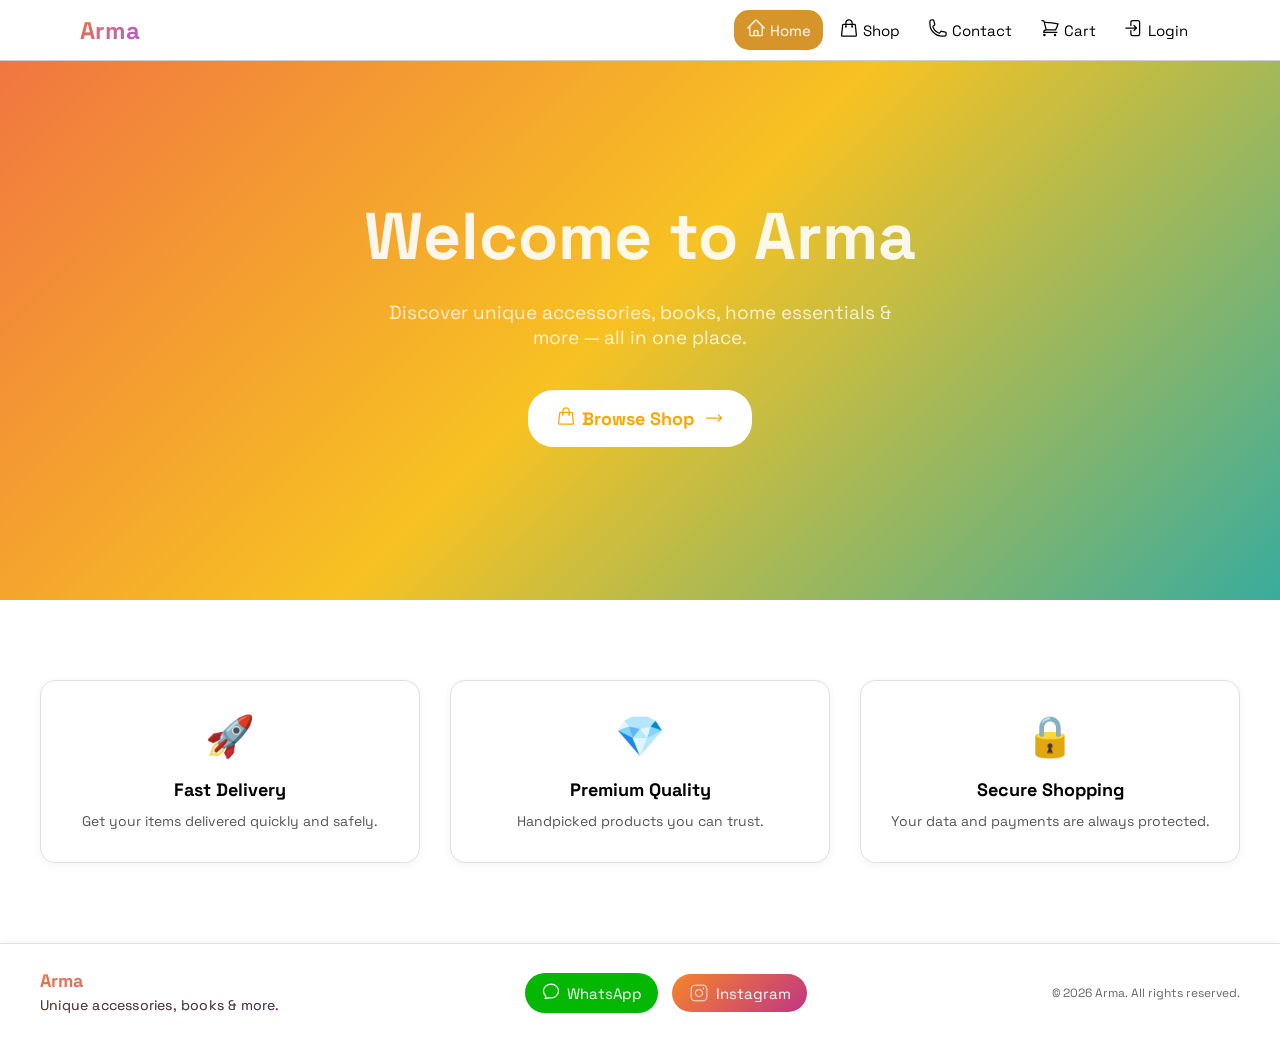
<file: index.html>
<!DOCTYPE html>
<html lang="en">
<head>
  <meta charset="UTF-8">
  <meta name="viewport" content="width=device-width, initial-scale=1.0">
  <title>Arma-Home</title>
  <link rel="stylesheet" href="css/header.css">
  <link rel="stylesheet" href="css/general.css">
  <link rel="stylesheet" href="css/footer.css">
  <link rel="stylesheet" href="https://cdnjs.cloudflare.com/ajax/libs/font-awesome/6.5.0/css/all.min.css">
  <link href="https://fonts.googleapis.com/css2?family=Montserrat:ital,wght@0,100..900;1,100..900&family=Roboto+Flex:opsz,wght,XOPQ,XTRA,YOPQ,YTDE,YTFI,YTLC,YTUC@8..144,100..1000,96,468,79,-203,738,514,712&family=Roboto:wght@500&family=Space+Grotesk:wght@300..700&display=swap" rel="stylesheet">
</head>
<body>

<header class="header-section">
 
    <div class="left-section">
      <a href="index.html">
        <span class="Website-Name">Arma</span>
      </a>
    </div>
  
  <div class="right-section">
    <a href="index.html">
      <div class="header-buttons" id="Home-button" data-page="/index.html">
    <div>
      <svg
        xmlns="http://www.w3.org/2000/svg"
        fill="none"
        viewBox="0 0 24 24"
        stroke-width="1.5"
        stroke="currentColor"
        class="icon"
      >
        <path
          stroke-linecap="round"
          stroke-linejoin="round"
          d="m2.25 12 8.954-8.955c.44-.439 1.152-.439 1.591 0L21.75 12M4.5 9.75v10.125c0 .621.504 1.125 1.125 1.125H9.75v-4.875c0-.621.504-1.125 1.125-1.125h2.25c.621 0 1.125.504 1.125 1.125V21h4.125c.621 0 1.125-.504 1.125-1.125V9.75M8.25 21h8.25"
        />
      </svg>
    </div>
    <span class="header-button-text">Home</span>
  </div>
  </a>
  <a href="shop.html">
<div class="header-buttons" id="Shop-button" data-page="/shop.html">
  <div>
    <svg xmlns="http://www.w3.org/2000/svg" fill="none" viewBox="0 0 24 24" stroke-width="1.5" stroke="currentColor" class="icon">
      <path stroke-linecap="round" stroke-linejoin="round" d="M15.75 10.5V6a3.75 3.75 0 1 0-7.5 0v4.5m11.356-1.993 1.263 12c.07.665-.45 1.243-1.119 1.243H4.25a1.125 1.125 0 0 1-1.12-1.243l1.264-12A1.125 1.125 0 0 1 5.513 7.5h12.974c.576 0 1.059.435 1.119 1.007ZM8.625 10.5a.375.375 0 1 1-.75 0 .375.375 0 0 1 .75 0Zm7.5 0a.375.375 0 1 1-.75 0 .375.375 0 0 1 .75 0Z" />
    </svg>
  </div>
  <span class="header-button-text">Shop</span>
</div>
</a>

<a href="contact.html">
  <div class="header-buttons" id="Contact-button" data-page="/contact.html">
    <div>
      <svg xmlns="http://www.w3.org/2000/svg" fill="none" viewBox="0 0 24 24" stroke-width="1.5" stroke="currentColor" class="icon">
        <path stroke-linecap="round" stroke-linejoin="round" d="M2.25 6.75c0 8.284 6.716 15 15 15h2.25a2.25 2.25 0 0 0 2.25-2.25v-1.372c0-.516-.351-.966-.852-1.091l-4.423-1.106c-.44-.11-.902.055-1.173.417l-.97 1.293c-.282.376-.769.542-1.21.38a12.035 12.035 0 0 1-7.143-7.143c-.162-.441.004-.928.38-1.21l1.293-.97c.363-.271.527-.734.417-1.173L6.963 3.102a1.125 1.125 0 0 0-1.091-.852H4.5A2.25 2.25 0 0 0 2.25 4.5v2.25Z" />
      </svg>
    </div>
    <span class="header-button-text">Contact</span>
  </div>
</a>

<a href="cart.html">
<div class="header-buttons" id="Cart-button" data-page="/cart.html">
  <div>
    <svg xmlns="http://www.w3.org/2000/svg" fill="none" viewBox="0 0 24 24" stroke-width="1.5" stroke="currentColor" class="icon">
      <path stroke-linecap="round" stroke-linejoin="round" d="M2.25 3h1.386c.51 0 .955.343 1.087.835l.383 1.437M7.5 14.25a3 3 0 0 0-3 3h15.75m-12.75-3h11.218c1.121-2.3 2.1-4.684 2.924-7.138a60.114 60.114 0 0 0-16.536-1.84M7.5 14.25 5.106 5.272M6 20.25a.75.75 0 1 1-1.5 0 .75.75 0 0 1 1.5 0Zm12.75 0a.75.75 0 1 1-1.5 0 .75.75 0 0 1 1.5 0Z" />
    </svg>
  </div>
  <span class="header-button-text">Cart</span>
</div>
</a>

<a href="login.html">
<div class="header-buttons" id="Login-button" data-page="/login">
  <div>
    <svg xmlns="http://www.w3.org/2000/svg" fill="none" viewBox="0 0 24 24" stroke-width="1.5" stroke="currentColor" class="icon">
      <path stroke-linecap="round" stroke-linejoin="round" d="M8.25 9V5.25A2.25 2.25 0 0 1 10.5 3h6a2.25 2.25 0 0 1 2.25 2.25v13.5A2.25 2.25 0 0 1 16.5 21h-6a2.25 2.25 0 0 1-2.25-2.25V15M12 9l3 3m0 0-3 3m3-3H2.25" />
    </svg>
  </div>
  <span class="header-button-text" >Login</span>
</div>
</a>
</div>
</header>

<div class="hero-section">
  <div class="hero-section-Title">
    Welcome to Arma
  </div>
  <div class="hero-section-text">Discover unique accessories, books, home essentials &<span>more — all in one place.</span>
  </div>
  <a href="shop.html">
  <button class="hero-section-BrowseShop-button">
    <div>
      <svg xmlns="http://www.w3.org/2000/svg" fill="none" viewBox="0 0 24 24" stroke-width="1.5" stroke="currentColor" class="icon">
        <path stroke-linecap="round" stroke-linejoin="round" d="M15.75 10.5V6a3.75 3.75 0 1 0-7.5 0v4.5m11.356-1.993 1.263 12c.07.665-.45 1.243-1.119 1.243H4.25a1.125 1.125 0 0 1-1.12-1.243l1.264-12A1.125 1.125 0 0 1 5.513 7.5h12.974c.576 0 1.059.435 1.119 1.007ZM8.625 10.5a.375.375 0 1 1-.75 0 .375.375 0 0 1 .75 0Zm7.5 0a.375.375 0 1 1-.75 0 .375.375 0 0 1 .75 0Z" />
      </svg>
    </div>
    <span class="hero-section-BrowseShop-button-text">Browse Shop</span>
      <svg xmlns="http://www.w3.org/2000/svg" fill="none" viewBox="0 0 24 24" stroke-width="1.5" stroke="currentColor" class="icon">
        <path stroke-linecap="round" stroke-linejoin="round" d="M17.25 8.25 21 12m0 0-3.75 3.75M21 12H3" />
      </svg>
  </button>
  </a>
</div>


<div class="features">
  <div class="feature-card">
    <div class="feature-icon">
      🚀
    </div>
    <span class="feature-title">Fast Delivery</span>
    <span class="feature-text">Get your items delivered quickly and safely.</span>
  </div>
  <div class="feature-card">
    <div class="feature-icon">
      💎
    </div>
    <span class="feature-title">Premium Quality</span>
    <span class="feature-text">Handpicked products you can trust.</span>
  </div>
  <div class="feature-card">
      <div class="feature-icon">
        🔒
      </div>
    <span class="feature-title">Secure Shopping</span>
    <span class="feature-text">Your data and payments are always protected.</span>
  </div>
  </div>

<footer class="footer-section">
  <div class="footer-section-left-section">
    Arma
    <div class="footer-left-section-text">Unique accessories, books & more.</div>
  </div>
  <div class="footer-middle-section">
    <a href="https://wa.me/96178943061" target="_blank">
      <div class="WhatsApp-Button">
        <div>
          <svg xmlns="http://www.w3.org/2000/svg" fill="none" viewBox="0 0 24 24" stroke-width="1.5" stroke="currentColor" class="Whatsapp-Button-icon">
            <path stroke-linecap="round" stroke-linejoin="round" d="M12 20.25c4.97 0 9-3.694 9-8.25s-4.03-8.25-9-8.25S3 7.444 3 12c0 2.104.859 4.023 2.273 5.48.432.447.74 1.04.586 1.641a4.483 4.483 0 0 1-.923 1.785A5.969 5.969 0 0 0 6 21c1.282 0 2.47-.402 3.445-1.087.81.22 1.668.337 2.555.337Z" />
          </svg>
        </div>
        <span>WhatsApp</span>
      </div>
      </a>
    <div class="Instagram-Button">
      <svg class="Instagram-Button-icon" fill="#ffffff" viewBox="0 0 256 256" id="Flat" xmlns="http://www.w3.org/2000/svg" stroke="#ffffff"><g id="SVGRepo_bgCarrier" stroke-width="0"></g><g id="SVGRepo_tracerCarrier" stroke-linecap="round" stroke-linejoin="round"></g><g id="SVGRepo_iconCarrier"> <path d="M128,84a44,44,0,1,0,44,44A44.04978,44.04978,0,0,0,128,84Zm0,80a36,36,0,1,1,36-36A36.04061,36.04061,0,0,1,128,164ZM172,32H84A52.059,52.059,0,0,0,32,84v88a52.059,52.059,0,0,0,52,52h88a52.059,52.059,0,0,0,52-52V84A52.059,52.059,0,0,0,172,32Zm44,140a44.04978,44.04978,0,0,1-44,44H84a44.04978,44.04978,0,0,1-44-44V84A44.04978,44.04978,0,0,1,84,40h88a44.04978,44.04978,0,0,1,44,44ZM188,76a8,8,0,1,1-8-8A8.00917,8.00917,0,0,1,188,76Z"></path> </g></svg>
      <span>Instagram</span>
    </div>
  </div>
  <div class="footer-right-section">
    © 2026 Arma. All rights reserved.
  </div>
</footer>




<script src="scripts/header.js"></script> 
</body>
</html>
</file>
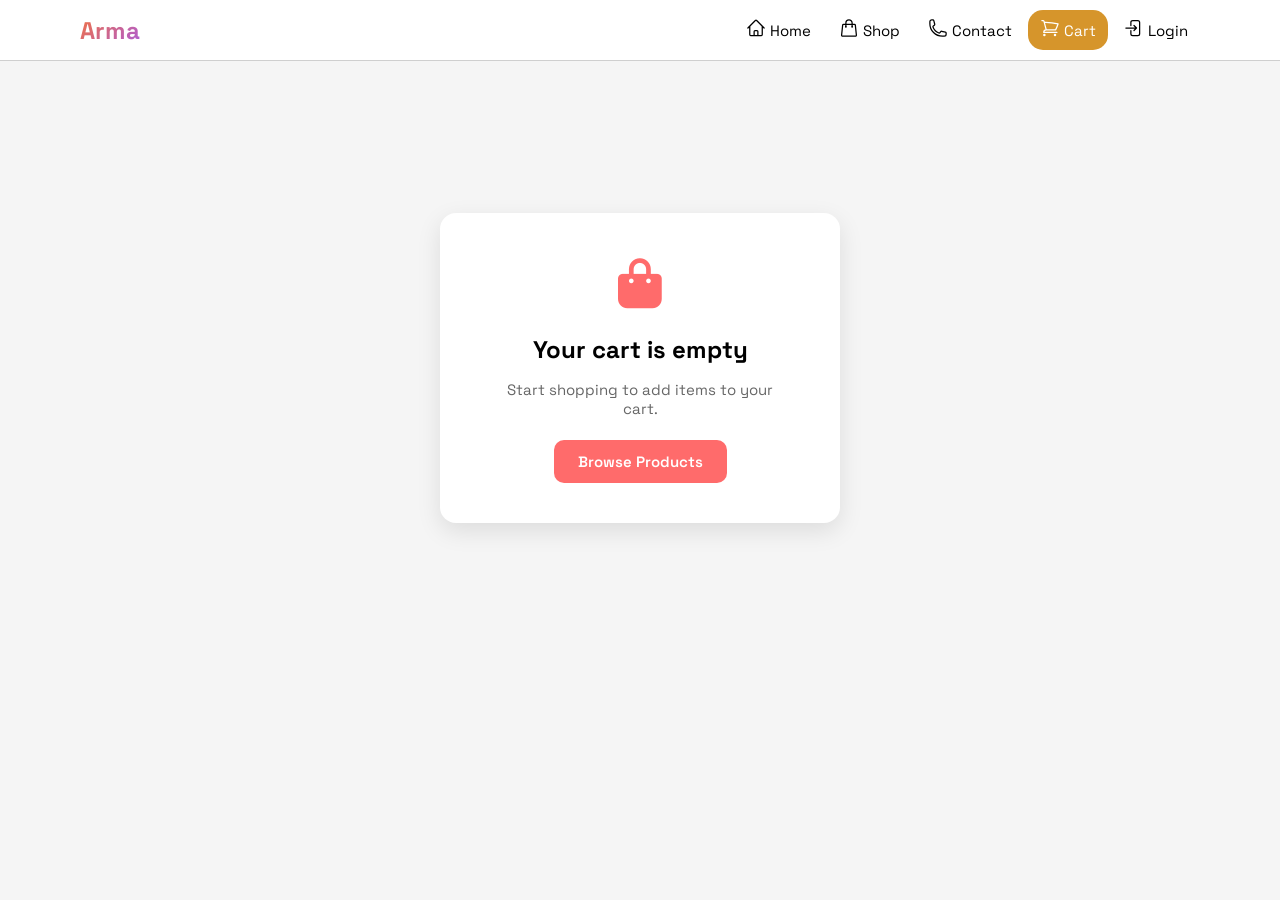
<file: cart.html>
<!DOCTYPE html>
<html lang="en">
<head>
  <meta charset="UTF-8">
  <meta name="viewport" content="width=device-width, initial-scale=1.0">
  <title>Arma-Cart</title>
  <link rel="stylesheet" href="https://cdnjs.cloudflare.com/ajax/libs/font-awesome/6.4.0/css/all.min.css">
  <link rel="stylesheet" href="css/header.css">
  <link rel="stylesheet" href="css/cart.css">
  <link rel="stylesheet" href="css/footer.css">
  <link rel="preconnect" href="https://fonts.googleapis.com">
  <link rel="preconnect" href="https://fonts.gstatic.com" crossorigin>
  <link href="https://fonts.googleapis.com/css2?family=Montserrat:ital,wght@0,100..900;1,100..900&family=Roboto+Flex:opsz,wght,XOPQ,XTRA,YOPQ,YTDE,YTFI,YTLC,YTUC@8..144,100..1000,96,468,79,-203,738,514,712&family=Roboto:wght@500&family=Space+Grotesk:wght@300..700&display=swap" rel="stylesheet">
</head>
<body>
  
  <header class="header-section">
 
    <div class="left-section">
      <a href="index.html">
        <span class="Website-Name">Arma</span>
      </a>
    </div>
  
  <div class="right-section">
    <a href="index.html">
      <div class="header-buttons" id="Home-button">
    <div>
      <svg
        xmlns="http://www.w3.org/2000/svg"
        fill="none"
        viewBox="0 0 24 24"
        stroke-width="1.5"
        stroke="currentColor"
        class="icon"
      >
        <path
          stroke-linecap="round"
          stroke-linejoin="round"
          d="m2.25 12 8.954-8.955c.44-.439 1.152-.439 1.591 0L21.75 12M4.5 9.75v10.125c0 .621.504 1.125 1.125 1.125H9.75v-4.875c0-.621.504-1.125 1.125-1.125h2.25c.621 0 1.125.504 1.125 1.125V21h4.125c.621 0 1.125-.504 1.125-1.125V9.75M8.25 21h8.25"
        />
      </svg>
    </div>
    <span class="header-button-text">Home</span>
  </div>
  </a>
  <a href="shop.html">
<div class="header-buttons" id="Shop-button">
  <div>
    <svg xmlns="http://www.w3.org/2000/svg" fill="none" viewBox="0 0 24 24" stroke-width="1.5" stroke="currentColor" class="icon">
      <path stroke-linecap="round" stroke-linejoin="round" d="M15.75 10.5V6a3.75 3.75 0 1 0-7.5 0v4.5m11.356-1.993 1.263 12c.07.665-.45 1.243-1.119 1.243H4.25a1.125 1.125 0 0 1-1.12-1.243l1.264-12A1.125 1.125 0 0 1 5.513 7.5h12.974c.576 0 1.059.435 1.119 1.007ZM8.625 10.5a.375.375 0 1 1-.75 0 .375.375 0 0 1 .75 0Zm7.5 0a.375.375 0 1 1-.75 0 .375.375 0 0 1 .75 0Z" />
    </svg>
  </div>
  <span class="header-button-text">Shop</span>
</div>
</a>

<a href="contact.html">
<div class="header-buttons" id="Contact-button">
  <div>
    <svg xmlns="http://www.w3.org/2000/svg" fill="none" viewBox="0 0 24 24" stroke-width="1.5" stroke="currentColor" class="icon">
      <path stroke-linecap="round" stroke-linejoin="round" d="M2.25 6.75c0 8.284 6.716 15 15 15h2.25a2.25 2.25 0 0 0 2.25-2.25v-1.372c0-.516-.351-.966-.852-1.091l-4.423-1.106c-.44-.11-.902.055-1.173.417l-.97 1.293c-.282.376-.769.542-1.21.38a12.035 12.035 0 0 1-7.143-7.143c-.162-.441.004-.928.38-1.21l1.293-.97c.363-.271.527-.734.417-1.173L6.963 3.102a1.125 1.125 0 0 0-1.091-.852H4.5A2.25 2.25 0 0 0 2.25 4.5v2.25Z" />
    </svg>
  </div>
  <span class="header-button-text">Contact</span>
</div>
</a>

<a>
<div class="header-buttons" id="Cart-button">
  <div>
    <svg xmlns="http://www.w3.org/2000/svg" fill="none" viewBox="0 0 24 24" stroke-width="1.5" stroke="currentColor" class="icon">
      <path stroke-linecap="round" stroke-linejoin="round" d="M2.25 3h1.386c.51 0 .955.343 1.087.835l.383 1.437M7.5 14.25a3 3 0 0 0-3 3h15.75m-12.75-3h11.218c1.121-2.3 2.1-4.684 2.924-7.138a60.114 60.114 0 0 0-16.536-1.84M7.5 14.25 5.106 5.272M6 20.25a.75.75 0 1 1-1.5 0 .75.75 0 0 1 1.5 0Zm12.75 0a.75.75 0 1 1-1.5 0 .75.75 0 0 1 1.5 0Z" />
    </svg>
  </div>
  <span class="header-button-text">Cart</span>
</div>
</a>

<a href="login.html">
<div class="header-buttons" id="Login-button">
  <div>
    <svg xmlns="http://www.w3.org/2000/svg" fill="none" viewBox="0 0 24 24" stroke-width="1.5" stroke="currentColor" class="icon">
      <path stroke-linecap="round" stroke-linejoin="round" d="M8.25 9V5.25A2.25 2.25 0 0 1 10.5 3h6a2.25 2.25 0 0 1 2.25 2.25v13.5A2.25 2.25 0 0 1 16.5 21h-6a2.25 2.25 0 0 1-2.25-2.25V15M12 9l3 3m0 0-3 3m3-3H2.25" />
    </svg>
  </div>
  <span class="header-button-text" >Login</span>
</div>
</a>
</div>
</header>

<main class="empty-cart-container">
        
    </main>

    


<script src="scripts/header.js"></script>
<script type="module" src="data/cart.js"></script>
</body>
</html>
</file>
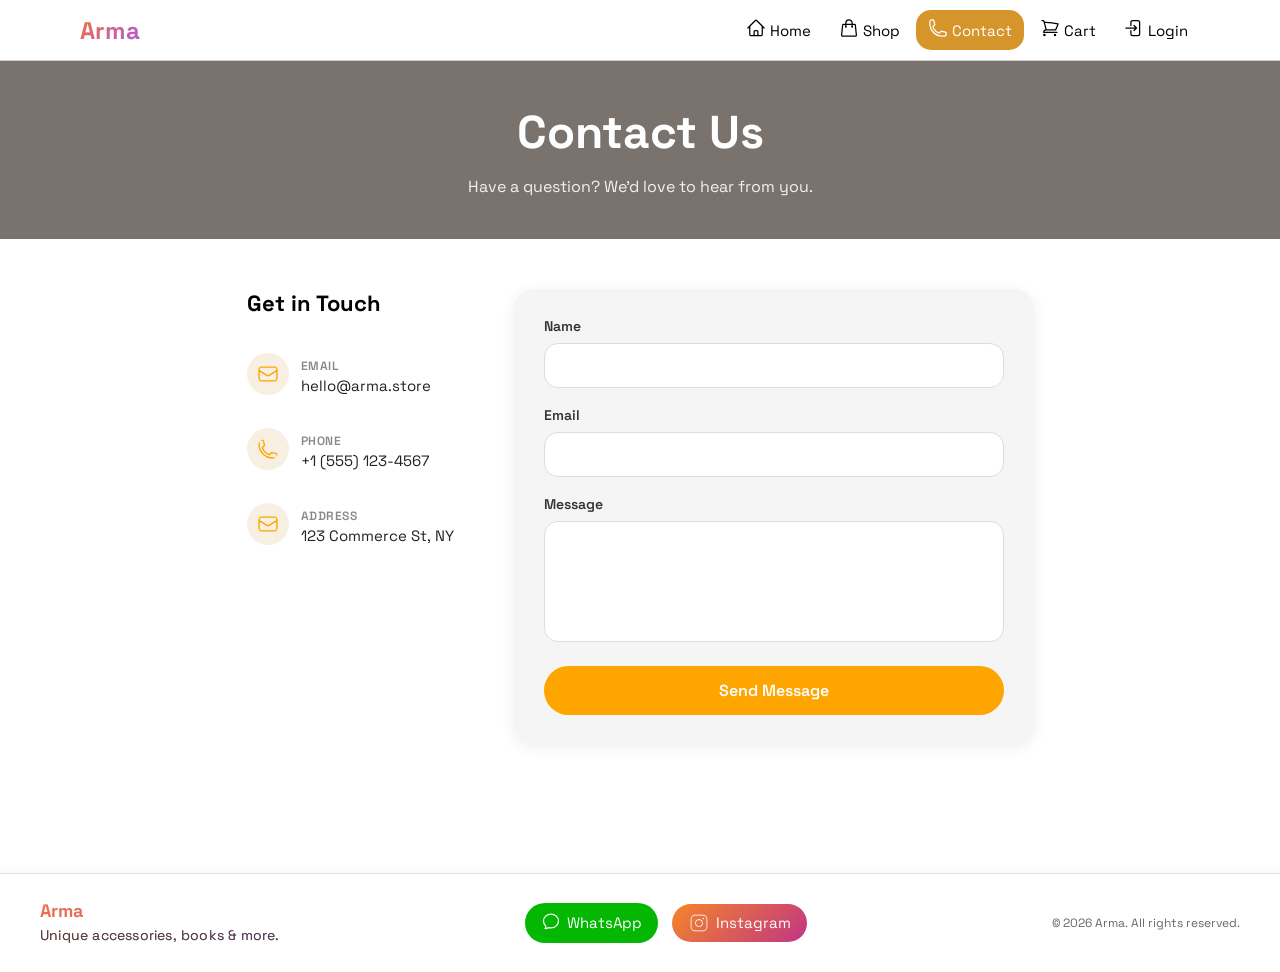
<file: contact.html>
<!DOCTYPE html>
<html lang="en">
<head>
  <meta charset="UTF-8">
  <meta name="viewport" content="width=device-width, initial-scale=1.0">
  <title>Arma-Contact</title>
  <link rel="stylesheet" href="css/header.css">
  <link rel="stylesheet" href="css/contact.css">
  <link rel="stylesheet" href="css/footer.css">
  <link href="https://fonts.googleapis.com/css2?family=Montserrat:ital,wght@0,100..900;1,100..900&family=Roboto+Flex:opsz,wght,XOPQ,XTRA,YOPQ,YTDE,YTFI,YTLC,YTUC@8..144,100..1000,96,468,79,-203,738,514,712&family=Roboto:wght@500&family=Space+Grotesk:wght@300..700&display=swap" rel="stylesheet">
</head>
<body>
  
<header class="header-section">
 
    <div class="left-section">
      <a href="index.html">
        <span class="Website-Name">Arma</span>
      </a>
    </div>
  
  <div class="right-section">
    <a href="index.html">
      <div class="header-buttons" id="Home-button">
    <div>
      <svg
        xmlns="http://www.w3.org/2000/svg"
        fill="none"
        viewBox="0 0 24 24"
        stroke-width="1.5"
        stroke="currentColor"
        class="icon"
      >
        <path
          stroke-linecap="round"
          stroke-linejoin="round"
          d="m2.25 12 8.954-8.955c.44-.439 1.152-.439 1.591 0L21.75 12M4.5 9.75v10.125c0 .621.504 1.125 1.125 1.125H9.75v-4.875c0-.621.504-1.125 1.125-1.125h2.25c.621 0 1.125.504 1.125 1.125V21h4.125c.621 0 1.125-.504 1.125-1.125V9.75M8.25 21h8.25"
        />
      </svg>
    </div>
    <span class="header-button-text">Home</span>
  </div>
  </a>
  <a href="shop.html">
<div class="header-buttons" id="Shop-button">
  <div>
    <svg xmlns="http://www.w3.org/2000/svg" fill="none" viewBox="0 0 24 24" stroke-width="1.5" stroke="currentColor" class="icon">
      <path stroke-linecap="round" stroke-linejoin="round" d="M15.75 10.5V6a3.75 3.75 0 1 0-7.5 0v4.5m11.356-1.993 1.263 12c.07.665-.45 1.243-1.119 1.243H4.25a1.125 1.125 0 0 1-1.12-1.243l1.264-12A1.125 1.125 0 0 1 5.513 7.5h12.974c.576 0 1.059.435 1.119 1.007ZM8.625 10.5a.375.375 0 1 1-.75 0 .375.375 0 0 1 .75 0Zm7.5 0a.375.375 0 1 1-.75 0 .375.375 0 0 1 .75 0Z" />
    </svg>
  </div>
  <span class="header-button-text">Shop</span>
</div>
</a>

<a href="contact.html">
  <div class="header-buttons" id="Contact-button">
    <div>
      <svg xmlns="http://www.w3.org/2000/svg" fill="none" viewBox="0 0 24 24" stroke-width="1.5" stroke="currentColor" class="icon">
        <path stroke-linecap="round" stroke-linejoin="round" d="M2.25 6.75c0 8.284 6.716 15 15 15h2.25a2.25 2.25 0 0 0 2.25-2.25v-1.372c0-.516-.351-.966-.852-1.091l-4.423-1.106c-.44-.11-.902.055-1.173.417l-.97 1.293c-.282.376-.769.542-1.21.38a12.035 12.035 0 0 1-7.143-7.143c-.162-.441.004-.928.38-1.21l1.293-.97c.363-.271.527-.734.417-1.173L6.963 3.102a1.125 1.125 0 0 0-1.091-.852H4.5A2.25 2.25 0 0 0 2.25 4.5v2.25Z" />
      </svg>
    </div>
    <span class="header-button-text">Contact</span>
  </div>
</a>

<a href="cart.html">
<div class="header-buttons" id="Cart-button">
  <div>
    <svg xmlns="http://www.w3.org/2000/svg" fill="none" viewBox="0 0 24 24" stroke-width="1.5" stroke="currentColor" class="icon">
      <path stroke-linecap="round" stroke-linejoin="round" d="M2.25 3h1.386c.51 0 .955.343 1.087.835l.383 1.437M7.5 14.25a3 3 0 0 0-3 3h15.75m-12.75-3h11.218c1.121-2.3 2.1-4.684 2.924-7.138a60.114 60.114 0 0 0-16.536-1.84M7.5 14.25 5.106 5.272M6 20.25a.75.75 0 1 1-1.5 0 .75.75 0 0 1 1.5 0Zm12.75 0a.75.75 0 1 1-1.5 0 .75.75 0 0 1 1.5 0Z" />
    </svg>
  </div>
  <span class="header-button-text">Cart</span>
</div>
</a>

<a href="login.html">
<div class="header-buttons" id="Login-button">
  <div>
    <svg xmlns="http://www.w3.org/2000/svg" fill="none" viewBox="0 0 24 24" stroke-width="1.5" stroke="currentColor" class="icon">
      <path stroke-linecap="round" stroke-linejoin="round" d="M8.25 9V5.25A2.25 2.25 0 0 1 10.5 3h6a2.25 2.25 0 0 1 2.25 2.25v13.5A2.25 2.25 0 0 1 16.5 21h-6a2.25 2.25 0 0 1-2.25-2.25V15M12 9l3 3m0 0-3 3m3-3H2.25" />
    </svg>
  </div>
  <span class="header-button-text" >Login</span>
</div>
</a>
</div>
</header>

<section class="contact-hero">
   <h1 class="contact-hero__title">Contact Us</h1>
  <p class="contact-hero__subtitle">
    Have a question? We'd love to hear from you.
  </p>
</section>

<div class="contact-container">
<!--LEFT-->
    <div class="contact-info">
      <h2 class="contact-info__title">Get in Touch</h2>

      <div class="contact-info__item">
        <div>
          <svg xmlns="http://www.w3.org/2000/svg" fill="none" viewBox="0 0 24 24" stroke-width="1.5" stroke="currentColor" class="contact-info-icon">
            <path stroke-linecap="round" stroke-linejoin="round" d="M21.75 6.75v10.5a2.25 2.25 0 0 1-2.25 2.25h-15a2.25 2.25 0 0 1-2.25-2.25V6.75m19.5 0A2.25 2.25 0 0 0 19.5 4.5h-15a2.25 2.25 0 0 0-2.25 2.25m19.5 0v.243a2.25 2.25 0 0 1-1.07 1.916l-7.5 4.615a2.25 2.25 0 0 1-2.36 0L3.32 8.91a2.25 2.25 0 0 1-1.07-1.916V6.75" />
          </svg>
        </div>
        <div class="contact-info__text">
          <p class="contact-info__label">Email</p>
          <p class="contact-info__value">hello@arma.store</p>
        </div>
      </div>

      <div class="contact-info__item">
        <div class="contact-info__icon">
          <div>
            <svg xmlns="http://www.w3.org/2000/svg" fill="none" viewBox="0 0 24 24" stroke-width="1.5" stroke="currentColor" class="contact-info-icon">
              <path stroke-linecap="round" stroke-linejoin="round" d="M2.25 6.75c0 8.284 6.716 15 15 15h2.25a2.25 2.25 0 0 0 2.25-2.25v-1.372c0-.516-.351-.966-.852-1.091l-4.423-1.106c-.44-.11-.902.055-1.173.417l-.97 1.293c-.282.376-.769.542-1.21.38a12.035 12.035 0 0 1-7.143-7.143c-.162-.441.004-.928.38-1.21l1.293-.97c.363-.271.527-.734.417-1.173L6.963 3.102a1.125 1.125 0 0 0-1.091-.852H4.5A2.25 2.25 0 0 0 2.25 4.5v2.25Z" />
            </svg>
          </div>
        </div>
        <div class="contact-info__text">
          <p class="contact-info__label">Phone</p>
          <p class="contact-info__value">+1 (555) 123-4567</p>
        </div>
      </div>

      <div class="contact-info__item">
        <div class="contact-info__icon">
          <div>
            <svg xmlns="http://www.w3.org/2000/svg" fill="none" viewBox="0 0 24 24" stroke-width="1.5" stroke="currentColor" class="contact-info-icon">
              <path stroke-linecap="round" stroke-linejoin="round" d="M21.75 6.75v10.5a2.25 2.25 0 0 1-2.25 2.25h-15a2.25 2.25 0 0 1-2.25-2.25V6.75m19.5 0A2.25 2.25 0 0 0 19.5 4.5h-15a2.25 2.25 0 0 0-2.25 2.25m19.5 0v.243a2.25 2.25 0 0 1-1.07 1.916l-7.5 4.615a2.25 2.25 0 0 1-2.36 0L3.32 8.91a2.25 2.25 0 0 1-1.07-1.916V6.75" />
            </svg>
          </div>
        </div>
        <div class="contact-info__text">
          <p class="contact-info__label">Address</p>
          <p class="contact-info__value">123 Commerce St, NY</p>
        </div>
      </div>
    </div>

<!--RIGHT-->
<form action="/submit-message" method="POST" class="contact-form">
   <div class="input-container">
    <label for="name">Name</label>
      <input type="text" id="name" required>
   </div>
   <div class="input-container">
    <label for="email">Email</label>
      <input type="email" id="email" required>
   </div>
   <div class="input-container">
    <label for="message">Message</label>
      <textarea rows="5" cols="50" id="message"></textarea>
   </div>
   <button class="Message-Button">Send Message</button>
</form>

</div>



<footer class="footer-section">
  <div class="footer-section-left-section">
    Arma
    <div class="footer-left-section-text">Unique accessories, books & more.</div>
  </div>
  <div class="footer-middle-section">
    <a href="https://wa.me/96178943061" target="_blank">
      <div class="WhatsApp-Button">
        <div>
          <svg xmlns="http://www.w3.org/2000/svg" fill="none" viewBox="0 0 24 24" stroke-width="1.5" stroke="currentColor" class="Whatsapp-Button-icon">
            <path stroke-linecap="round" stroke-linejoin="round" d="M12 20.25c4.97 0 9-3.694 9-8.25s-4.03-8.25-9-8.25S3 7.444 3 12c0 2.104.859 4.023 2.273 5.48.432.447.74 1.04.586 1.641a4.483 4.483 0 0 1-.923 1.785A5.969 5.969 0 0 0 6 21c1.282 0 2.47-.402 3.445-1.087.81.22 1.668.337 2.555.337Z" />
          </svg>
        </div>
        <span>WhatsApp</span>
      </div>
      </a>
    <div class="Instagram-Button">
      <svg class="Instagram-Button-icon" fill="#ffffff" viewBox="0 0 256 256" id="Flat" xmlns="http://www.w3.org/2000/svg" stroke="#ffffff"><g id="SVGRepo_bgCarrier" stroke-width="0"></g><g id="SVGRepo_tracerCarrier" stroke-linecap="round" stroke-linejoin="round"></g><g id="SVGRepo_iconCarrier"> <path d="M128,84a44,44,0,1,0,44,44A44.04978,44.04978,0,0,0,128,84Zm0,80a36,36,0,1,1,36-36A36.04061,36.04061,0,0,1,128,164ZM172,32H84A52.059,52.059,0,0,0,32,84v88a52.059,52.059,0,0,0,52,52h88a52.059,52.059,0,0,0,52-52V84A52.059,52.059,0,0,0,172,32Zm44,140a44.04978,44.04978,0,0,1-44,44H84a44.04978,44.04978,0,0,1-44-44V84A44.04978,44.04978,0,0,1,84,40h88a44.04978,44.04978,0,0,1,44,44ZM188,76a8,8,0,1,1-8-8A8.00917,8.00917,0,0,1,188,76Z"></path> </g></svg>
      <span>Instagram</span>
    </div>
  </div>
  <div class="footer-right-section">
    © 2026 Arma. All rights reserved.
  </div>
</footer>



<script src="scripts/header.js"></script>
</body>
</html>
</file>
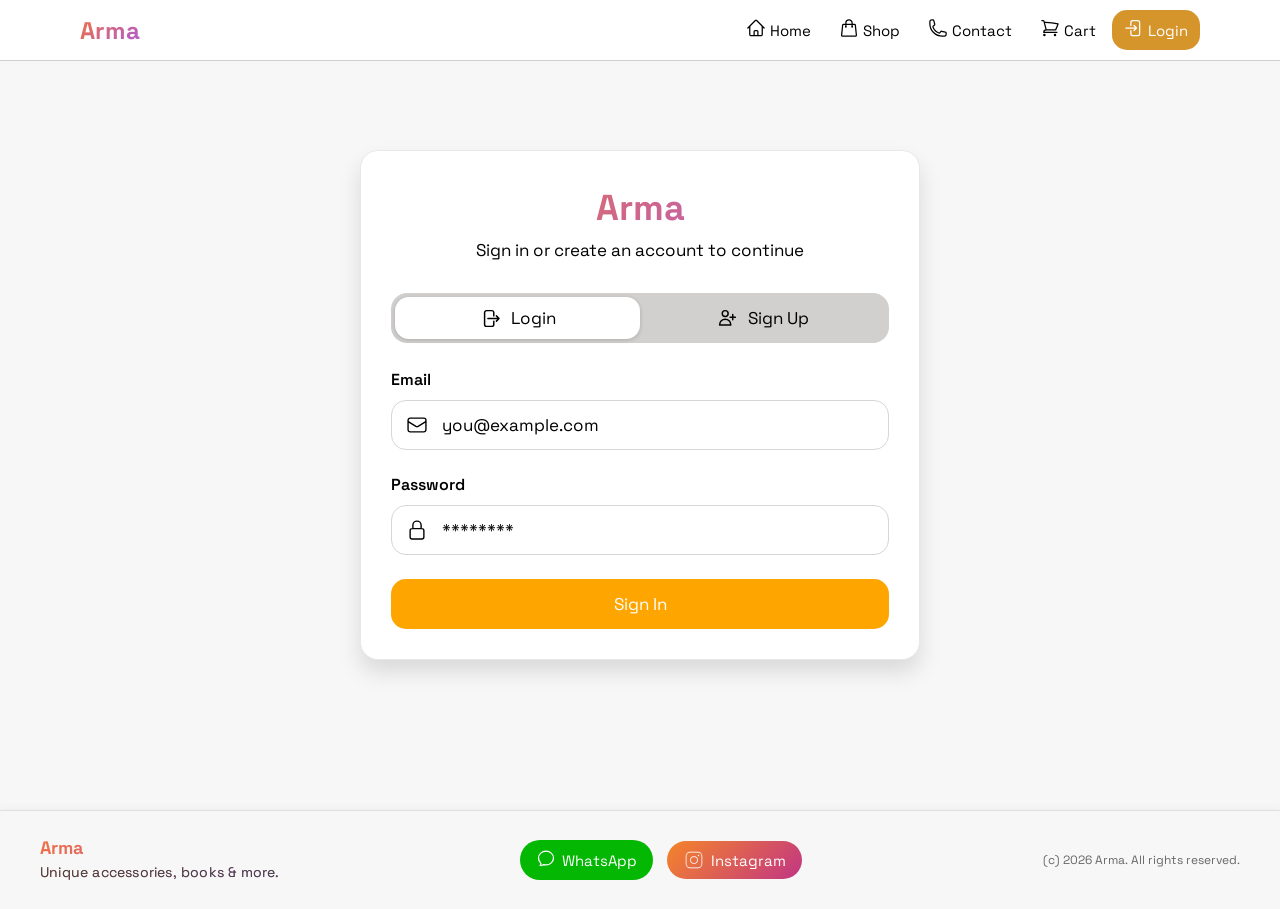
<file: login.html>
<!DOCTYPE html>
<html lang="en">
<head>
  <meta charset="UTF-8">
  <meta name="viewport" content="width=device-width, initial-scale=1.0">
  <title>Arma-Login</title>
  <link rel="stylesheet" href="css/header.css">
  <link rel="stylesheet" href="css/login.css">
  <link rel="stylesheet" href="css/footer.css">
  <link rel="preconnect" href="https://fonts.googleapis.com">
  <link rel="preconnect" href="https://fonts.gstatic.com" crossorigin>
  <link href="https://fonts.googleapis.com/css2?family=Montserrat:ital,wght@0,100..900;1,100..900&family=Roboto+Flex:opsz,wght,XOPQ,XTRA,YOPQ,YTDE,YTFI,YTLC,YTUC@8..144,100..1000,96,468,79,-203,738,514,712&family=Roboto:wght@500&family=Space+Grotesk:wght@300..700&display=swap" rel="stylesheet">
</head>
<body>
  <header class="header-section">
    <div class="left-section">
      <a href="index.html">
        <span class="Website-Name">Arma</span>
      </a>
    </div>

    <div class="right-section">
      <a href="index.html">
        <div class="header-buttons" id="Home-button">
          <div>
            <svg xmlns="http://www.w3.org/2000/svg" fill="none" viewBox="0 0 24 24" stroke-width="1.5" stroke="currentColor" class="icon">
              <path stroke-linecap="round" stroke-linejoin="round" d="m2.25 12 8.954-8.955c.44-.439 1.152-.439 1.591 0L21.75 12M4.5 9.75v10.125c0 .621.504 1.125 1.125 1.125H9.75v-4.875c0-.621.504-1.125 1.125-1.125h2.25c.621 0 1.125.504 1.125 1.125V21h4.125c.621 0 1.125-.504 1.125-1.125V9.75M8.25 21h8.25" />
            </svg>
          </div>
          <span class="header-button-text">Home</span>
        </div>
      </a>

      <a href="shop.html">
        <div class="header-buttons" id="Shop-button">
          <div>
            <svg xmlns="http://www.w3.org/2000/svg" fill="none" viewBox="0 0 24 24" stroke-width="1.5" stroke="currentColor" class="icon">
              <path stroke-linecap="round" stroke-linejoin="round" d="M15.75 10.5V6a3.75 3.75 0 1 0-7.5 0v4.5m11.356-1.993 1.263 12c.07.665-.45 1.243-1.119 1.243H4.25a1.125 1.125 0 0 1-1.12-1.243l1.264-12A1.125 1.125 0 0 1 5.513 7.5h12.974c.576 0 1.059.435 1.119 1.007ZM8.625 10.5a.375.375 0 1 1-.75 0 .375.375 0 0 1 .75 0Zm7.5 0a.375.375 0 1 1-.75 0 .375.375 0 0 1 .75 0Z" />
            </svg>
          </div>
          <span class="header-button-text">Shop</span>
        </div>
      </a>

      <a href="contact.html">
        <div class="header-buttons" id="Contact-button">
          <div>
            <svg xmlns="http://www.w3.org/2000/svg" fill="none" viewBox="0 0 24 24" stroke-width="1.5" stroke="currentColor" class="icon">
              <path stroke-linecap="round" stroke-linejoin="round" d="M2.25 6.75c0 8.284 6.716 15 15 15h2.25a2.25 2.25 0 0 0 2.25-2.25v-1.372c0-.516-.351-.966-.852-1.091l-4.423-1.106c-.44-.11-.902.055-1.173.417l-.97 1.293c-.282.376-.769.542-1.21.38a12.035 12.035 0 0 1-7.143-7.143c-.162-.441.004-.928.38-1.21l1.293-.97c.363-.271.527-.734.417-1.173L6.963 3.102a1.125 1.125 0 0 0-1.091-.852H4.5A2.25 2.25 0 0 0 2.25 4.5v2.25Z" />
            </svg>
          </div>
          <span class="header-button-text">Contact</span>
        </div>
      </a>

      <a href="cart.html">
        <div class="header-buttons" id="Cart-button">
          <div>
            <svg xmlns="http://www.w3.org/2000/svg" fill="none" viewBox="0 0 24 24" stroke-width="1.5" stroke="currentColor" class="icon">
              <path stroke-linecap="round" stroke-linejoin="round" d="M2.25 3h1.386c.51 0 .955.343 1.087.835l.383 1.437M7.5 14.25a3 3 0 0 0-3 3h15.75m-12.75-3h11.218c1.121-2.3 2.1-4.684 2.924-7.138a60.114 60.114 0 0 0-16.536-1.84M7.5 14.25 5.106 5.272M6 20.25a.75.75 0 1 1-1.5 0 .75.75 0 0 1 1.5 0Zm12.75 0a.75.75 0 1 1-1.5 0 .75.75 0 0 1 1.5 0Z" />
            </svg>
          </div>
          <span class="header-button-text">Cart</span>
        </div>
      </a>

      <a href="login.html">
        <div class="header-buttons" id="Login-button">
          <div>
            <svg xmlns="http://www.w3.org/2000/svg" fill="none" viewBox="0 0 24 24" stroke-width="1.5" stroke="currentColor" class="icon">
              <path stroke-linecap="round" stroke-linejoin="round" d="M8.25 9V5.25A2.25 2.25 0 0 1 10.5 3h6a2.25 2.25 0 0 1 2.25 2.25v13.5A2.25 2.25 0 0 1 16.5 21h-6a2.25 2.25 0 0 1-2.25-2.25V15M12 9l3 3m0 0-3 3m3-3H2.25" />
            </svg>
          </div>
          <span class="header-button-text">Login</span>
        </div>
      </a>
    </div>
  </header>

  <main class="auth-page">
    <section class="auth-card">
      <h1>Arma</h1>
      <p>Sign in or create an account to continue</p>

      <div class="auth-tabs">
        <button class="auth-tab active" type="button" data-mode="login">
          <svg xmlns="http://www.w3.org/2000/svg" fill="none" viewBox="0 0 24 24" stroke-width="1.7" stroke="currentColor">
            <path stroke-linecap="round" stroke-linejoin="round" d="M15.75 9V5.25A2.25 2.25 0 0 0 13.5 3h-6a2.25 2.25 0 0 0-2.25 2.25v13.5A2.25 2.25 0 0 0 7.5 21h6a2.25 2.25 0 0 0 2.25-2.25V15m3 0 3-3m0 0-3-3m3 3H9" />
          </svg>
          Login
        </button>
        <button class="auth-tab" type="button" data-mode="signup">
          <svg xmlns="http://www.w3.org/2000/svg" fill="none" viewBox="0 0 24 24" stroke-width="1.7" stroke="currentColor">
            <path stroke-linecap="round" stroke-linejoin="round" d="M18 7.5v3m0 0v3m0-3h3m-3 0h-3m-2.25-4.125a3.375 3.375 0 1 1-6.75 0 3.375 3.375 0 0 1 6.75 0ZM3 19.125a6.375 6.375 0 0 1 12.75 0v.375H3v-.375Z" />
          </svg>
          Sign Up
        </button>
      </div>

      <form class="auth-form">
        <label for="email">Email</label>
        <div class="auth-input">
          <svg xmlns="http://www.w3.org/2000/svg" fill="none" viewBox="0 0 24 24" stroke-width="1.5" stroke="currentColor">
            <path stroke-linecap="round" stroke-linejoin="round" d="M21.75 6.75v10.5a2.25 2.25 0 0 1-2.25 2.25h-15a2.25 2.25 0 0 1-2.25-2.25V6.75m19.5 0A2.25 2.25 0 0 0 19.5 4.5h-15a2.25 2.25 0 0 0-2.25 2.25m19.5 0v.243a2.25 2.25 0 0 1-1.07 1.916l-7.5 4.615a2.25 2.25 0 0 1-2.36 0L3.32 8.91a2.25 2.25 0 0 1-1.07-1.916V6.75" />
          </svg>
          <input type="email" id="email" placeholder="you@example.com" required>
        </div>

        <label for="password">Password</label>
        <div class="auth-input">
          <svg xmlns="http://www.w3.org/2000/svg" fill="none" viewBox="0 0 24 24" stroke-width="1.5" stroke="currentColor">
            <path stroke-linecap="round" stroke-linejoin="round" d="M16.5 10.5V6.75a4.5 4.5 0 1 0-9 0v3.75m-.75 11.25h10.5a2.25 2.25 0 0 0 2.25-2.25v-6.75a2.25 2.25 0 0 0-2.25-2.25H6.75a2.25 2.25 0 0 0-2.25 2.25v6.75a2.25 2.25 0 0 0 2.25 2.25Z" />
          </svg>
          <input type="password" id="password" placeholder="********" required>
        </div>

        <button class="auth-submit" type="submit">Sign In</button>
      </form>
    </section>
  </main>

  <footer class="footer-section">
    <div class="footer-section-left-section">
      Arma
      <div class="footer-left-section-text">Unique accessories, books & more.</div>
    </div>
    <div class="footer-middle-section">
      <a href="https://wa.me/96178943061" target="_blank">
        <div class="WhatsApp-Button">
          <div>
            <svg xmlns="http://www.w3.org/2000/svg" fill="none" viewBox="0 0 24 24" stroke-width="1.5" stroke="currentColor" class="Whatsapp-Button-icon">
              <path stroke-linecap="round" stroke-linejoin="round" d="M12 20.25c4.97 0 9-3.694 9-8.25s-4.03-8.25-9-8.25S3 7.444 3 12c0 2.104.859 4.023 2.273 5.48.432.447.74 1.04.586 1.641a4.483 4.483 0 0 1-.923 1.785A5.969 5.969 0 0 0 6 21c1.282 0 2.47-.402 3.445-1.087.81.22 1.668.337 2.555.337Z" />
            </svg>
          </div>
          <span>WhatsApp</span>
        </div>
      </a>
      <div class="Instagram-Button">
        <svg class="Instagram-Button-icon" fill="#ffffff" viewBox="0 0 256 256" id="Flat" xmlns="http://www.w3.org/2000/svg" stroke="#ffffff"><g id="SVGRepo_bgCarrier" stroke-width="0"></g><g id="SVGRepo_tracerCarrier" stroke-linecap="round" stroke-linejoin="round"></g><g id="SVGRepo_iconCarrier"> <path d="M128,84a44,44,0,1,0,44,44A44.04978,44.04978,0,0,0,128,84Zm0,80a36,36,0,1,1,36-36A36.04061,36.04061,0,0,1,128,164ZM172,32H84A52.059,52.059,0,0,0,32,84v88a52.059,52.059,0,0,0,52,52h88a52.059,52.059,0,0,0,52-52V84A52.059,52.059,0,0,0,172,32Zm44,140a44.04978,44.04978,0,0,1-44,44H84a44.04978,44.04978,0,0,1-44-44V84A44.04978,44.04978,0,0,1,84,40h88a44.04978,44.04978,0,0,1,44,44ZM188,76a8,8,0,1,1-8-8A8.00917,8.00917,0,0,1,188,76Z"></path> </g></svg>
        <span>Instagram</span>
      </div>
    </div>
    <div class="footer-right-section">
      (c) 2026 Arma. All rights reserved.
    </div>
  </footer>

  <script src="scripts/header.js"></script>
  <script src="scripts/login.js"></script>
</body>
</html>
</file>
<file: css/header.css>
* {
  font-family: Space Grotesk, sans-serif;
}

body, button, input, textarea {
  font-family: Space Grotesk, sans-serif;
}

.header-section {
  background-color: white;
  position: fixed;
  display: flex;
  justify-content: space-between;
  top: 0;
  left: 0;
  right: 0;
  flex-direction: row;
  align-items: center;
  padding: 10px 16px;
  z-index: 200;
  border-bottom: 1px solid rgba(128, 128, 128, 0.377);
  box-sizing: border-box;
}

.left-section {
  margin-left: 64px;
}

.right-section {
  display: flex;
  align-items: center;
  margin-right: 64px;
  gap: 4px;
}

@media (max-width: 1024px) {
  .left-section {
    margin-left: 20px;
  }
  .right-section {
    margin-right: 10px;
    gap: 2px;
  }
}

.Website-Name {
  background: linear-gradient(135deg, #f07142, #ad5cd6);
  background-clip: text;
  -webkit-background-clip: text;
  -webkit-text-fill-color: transparent;
  font-size: 24px;
  font-weight: bold;
}

.icon {
  height: 20px;
  width: 20px;
  flex-shrink: 0;
}

.header-buttons {
  font-size: 15px;
  display: flex;
  align-items: center;
  background-color: white;
  color: black;
  height: 40px;
  padding: 0 12px;
  border-radius: 15px;
  border: none;
  cursor: pointer;
  white-space: nowrap;
  text-decoration: none;
  transition: background-color 0.2s;
}

.header-button-text {
  margin-left: 4px;
}

.header-buttons:hover {
  background-color: rgba(128, 128, 128, 0.2);
}

.header-buttons-clicked {
  background-color: rgb(214, 149, 43);
  color: white;
}

.header-buttons-clicked:hover {
  background-color: rgb(214, 149, 43);
  color: white;
}

a {
  text-decoration: none;
}

/* Mobile: hide text labels, show icons only */
@media (max-width: 600px) {
  .left-section {
    margin-left: 12px;
  }
  .right-section {
    margin-right: 8px;
    gap: 0;
  }
  .header-button-text {
    display: none;
  }
  .header-buttons {
    padding: 0 10px;
    height: 38px;
  }
}
</file>
<file: css/general.css>
body {
  font-family: Space Grotesk, sans-serif;
}

div {
  font-family: Space Grotesk, sans-serif;
}

* {
  padding: 0;
  margin: 0;
  box-sizing: border-box;
  font-family: Space Grotesk, sans-serif;
}

/* HERO */
.hero-section {
  min-height: 600px;
  width: 100%;
  background: linear-gradient(135deg, #f07142, #f7c222, #39ac9d);
  display: flex;
  flex-direction: column;
  justify-content: center;
  align-items: center;
  padding: 100px 24px 60px;
  text-align: center;
}

.hero-section-Title {
  color: white;
  font-size: 66px;
  font-weight: bold;
  margin-bottom: 22px;
  opacity: 0.9;
}

.hero-section-text {
  font-size: 19px;
  display: flex;
  flex-direction: column;
  align-items: center;
  color: white;
  margin-bottom: 40px;
  opacity: 0.8;
}

.hero-section-BrowseShop-button {
  font-size: 18px;
  font-weight: bold;
  color: orange;
  background-color: white;
  border: none;
  padding: 16px 28px;
  border-radius: 25px;
  display: flex;
  align-items: center;
  cursor: pointer;
  transition: transform 0.25s ease;
  white-space: nowrap;
}

.hero-section-BrowseShop-button:hover {
  transform: scale(1.05);
}

.hero-section-BrowseShop-button-text {
  margin: 0 10px 0 6px;
}

/* FEATURES */
.features {
  display: grid;
  grid-template-columns: repeat(3, minmax(0, 400px));
  column-gap: 30px;
  justify-content: center;
  margin: 80px 40px 60px;
}

.feature-card {
  display: flex;
  flex-direction: column;
  align-items: center;
  padding: 30px 20px;
  border-radius: 15px;
  border: 1px solid hsl(0 0% 88%);
  box-shadow: 0 2px 8px rgba(0, 0, 0, 0.05);
  text-align: center;
}

.feature-icon {
  font-size: 40px;
  margin-bottom: 16px;
}

.feature-title {
  font-size: 18px;
  font-weight: bold;
  margin-bottom: 10px;
}

.feature-text {
  font-size: 14px;
  color: #555;
  line-height: 1.5;
}

/* TABLET */
@media (max-width: 1024px) {
  .features {
    grid-template-columns: repeat(3, minmax(0, 280px));
    column-gap: 20px;
    margin: 60px 24px 40px;
  }
}

/* MOBILE */
@media (max-width: 768px) {
  .hero-section {
    min-height: auto;
    padding: 90px 24px 50px;
  }

  .hero-section-Title {
    font-size: 42px;
  }

  .hero-section-text {
    font-size: 16px;
  }

  .hero-section-BrowseShop-button {
    font-size: 16px;
    padding: 14px 22px;
  }

  .features {
    grid-template-columns: 1fr;
    row-gap: 20px;
    margin: 50px 20px 40px;
  }
}

@media (max-width: 400px) {
  .hero-section-Title {
    font-size: 34px;
  }
}
</file>
<file: css/footer.css>
.footer-section {
  position: relative;
  bottom: 0;
  border-top: 1px solid hsl(0 0% 88%);
  box-shadow: 0 -2px 8px rgba(0, 0, 0, 0.04);
  margin-top: 80px;
  padding: 24px 40px;
  display: flex;
  flex-direction: row;
  justify-content: space-between;
  align-items: center;
  flex-wrap: wrap;
  gap: 16px;
  box-sizing: border-box;
}

.footer-section-left-section {
  background: linear-gradient(135deg, #f07142, #ad5cd6);
  background-clip: text;
  -webkit-background-clip: text;
  -webkit-text-fill-color: transparent;
  font-size: 18px;
  font-weight: bold;
  line-height: 25px;
}

.footer-left-section-text {
  font-family: Space Grotesk, sans-serif;
  font-size: 14px;
  font-weight: 400;
  background: none;
  -webkit-text-fill-color: initial;
  color: #444;
  letter-spacing: 0.2px;
}

.footer-middle-section {
  display: flex;
  flex-direction: row;
  align-items: center;
  gap: 14px;
  flex-wrap: wrap;
}

a {
  text-decoration: none;
}

.WhatsApp-Button {
  background-color: rgb(3, 183, 3);
  color: white;
  font-size: 15px;
  display: flex;
  flex-direction: row;
  align-items: center;
  padding: 8px 16px;
  border-radius: 25px;
  cursor: pointer;
  transition: transform 0.25s ease;
  white-space: nowrap;
}

.Whatsapp-Button-icon {
  height: 20px;
  width: 20px;
  margin-right: 6px;
}

.WhatsApp-Button:hover {
  transform: scale(1.08);
}

.Instagram-Button {
  background: linear-gradient(135deg, #f58529, #c13584);
  color: white;
  font-size: 15px;
  display: flex;
  flex-direction: row;
  align-items: center;
  padding: 8px 16px;
  border-radius: 25px;
  cursor: pointer;
  transition: transform 0.25s ease;
  white-space: nowrap;
}

.Instagram-Button-icon {
  height: 22px;
  width: 22px;
  margin-right: 6px;
}

.Instagram-Button:hover {
  transform: scale(1.08);
}

.footer-right-section {
  font-size: 12px;
  color: #666;
}

/* MOBILE */
@media (max-width: 768px) {
  .footer-section {
    flex-direction: column;
    align-items: center;
    text-align: center;
    padding: 28px 20px;
    gap: 18px;
  }

  .footer-section-left-section {
    text-align: center;
  }

  .footer-middle-section {
    justify-content: center;
  }
}
</file>
<file: css/cart.css>
body {
  background-color: #f5f5f5;
  font-family: Space Grotesk, sans-serif;
}

* {
  box-sizing: border-box;
}

main {
  padding-top: 90px;
  padding-bottom: 40px;
}

/* HEADER */
.cart-Header {
  max-width: 900px;
  margin: 0 auto 28px;
  padding: 0 20px;
  display: flex;
  justify-content: space-between;
  align-items: center;
}

.cart-Header h1 {
  margin: 0;
  font-size: 28px;
}

.clearAll-Cart {
  cursor: pointer;
  color: #ff6b6b;
  font-weight: 500;
  padding: 6px 14px;
  border-radius: 8px;
  transition: 0.2s;
  font-size: 14px;
}

.clearAll-Cart:hover {
  background: rgba(255, 107, 107, 0.1);
}

/* CART LIST */
.cart-items-list {
  display: flex;
  flex-direction: column;
  gap: 14px;
  width: 100%;
  max-width: 900px;
  margin: 0 auto;
  padding: 0 20px;
}

/* CARD */
.cartItem-Container {
  display: flex;
  align-items: center;
  background: #ffffff;
  border: 1px solid #e0e0e0;
  border-radius: 12px;
  padding: 14px 20px;
  transition: 0.2s;
  gap: 16px;
}

.cartItem-Container:hover {
  box-shadow: 0 5px 15px rgba(0, 0, 0, 0.08);
}

/* IMAGE */
.cartItem-Image {
  width: 80px;
  height: 80px;
  object-fit: contain;
  flex-shrink: 0;
}

/* INFO */
.cartItem-Info {
  flex: 1;
  min-width: 0;
}

.cartItem-Name {
  font-size: 17px;
  font-weight: bold;
  margin-bottom: 4px;
  white-space: nowrap;
  overflow: hidden;
  text-overflow: ellipsis;
}

.cartItem-Category {
  color: #777;
  margin-bottom: 10px;
  font-size: 13px;
}

/* QUANTITY */
.Add-Delete-CartItem-Container {
  display: flex;
  align-items: center;
  gap: 10px;
}

.item-quantity {
  font-size: 16px;
  font-weight: 600;
  min-width: 24px;
  text-align: center;
}

.remove-btn,
.add-btn {
  width: 30px;
  height: 30px;
  border: 1px solid #ccc;
  background: white;
  cursor: pointer;
  border-radius: 8px;
  font-size: 16px;
  display: flex;
  align-items: center;
  justify-content: center;
  transition: 0.2s;
  flex-shrink: 0;
}

.remove-btn:hover,
.add-btn:hover {
  background: #f0f0f0;
  border-color: #aaa;
}

/* PRICE + DELETE */
.price-Container {
  display: flex;
  align-items: center;
  gap: 16px;
  flex-shrink: 0;
}

.product-price {
  font-size: 17px;
  font-weight: bold;
  margin: 0;
  color: #222;
  white-space: nowrap;
}

/* DELETE BUTTON */
.delete-btn {
  background-color: #222;
  color: white;
  border: none;
  padding: 8px 16px;
  border-radius: 8px;
  cursor: pointer;
  font-family: Space Grotesk, sans-serif;
  font-size: 14px;
  transition: 0.2s;
  white-space: nowrap;
}

.delete-btn:hover {
  background-color: #ff4d4d;
}

/* EMPTY CART */
.empty-cart-container {
  min-height: 80vh;
  display: flex;
  flex-direction: column;
  justify-content: center;
  align-items: center;
  padding: 20px;
}

.empty-cart-content {
  text-align: center;
  background: #ffffff;
  padding: 40px 50px;
  border-radius: 16px;
  box-shadow: 0 8px 25px rgba(0, 0, 0, 0.1);
  max-width: 400px;
  width: 100%;
}

.cart-icon-wrapper {
  font-size: 50px;
  color: #ff6b6b;
  margin-bottom: 15px;
}

.empty-cart-content h1 {
  margin-bottom: 10px;
  font-size: 24px;
}

.empty-cart-content p {
  color: #666;
  margin-bottom: 22px;
  font-size: 15px;
}

.browse-btn {
  background: #ff6b6b;
  color: white;
  border: none;
  padding: 12px 24px;
  border-radius: 10px;
  cursor: pointer;
  font-family: Space Grotesk, sans-serif;
  font-size: 15px;
  font-weight: 600;
  transition: 0.2s;
}

.browse-btn:hover {
  background: #ff4d4d;
  transform: translateY(-1px);
}

/* MOBILE */
@media (max-width: 640px) {
  .cartItem-Container {
    flex-wrap: wrap;
    padding: 14px;
    gap: 12px;
  }

  .cartItem-Image {
    width: 64px;
    height: 64px;
  }

  .cartItem-Info {
    flex: 1;
  }

  .cartItem-Name {
    font-size: 15px;
  }

  .price-Container {
    width: 100%;
    justify-content: space-between;
    padding-top: 8px;
    border-top: 1px solid #f0f0f0;
  }

  .empty-cart-content {
    padding: 30px 24px;
  }
}
</file>
<file: css/contact.css>
* {
  margin: 0;
  box-sizing: border-box;
}

body {
  font-family: Space Grotesk, sans-serif;
}

.contact-hero {
  display: flex;
  flex-direction: column;
  align-items: center;
  justify-content: center;
  padding: 100px 20px 40px;
  background-color: #7A726D;
  min-height: 220px;
  color: white;
  text-align: center;
  line-height: 1.4;
}

.contact-hero__title {
  font-size: 46px;
  margin-bottom: 12px;
}

.contact-hero__subtitle {
  opacity: 0.9;
  font-size: 16px;
}

.contact-container {
  display: flex;
  flex-direction: row;
  align-items: flex-start;
  justify-content: center;
  gap: 60px;
  padding: 50px 60px;
  max-width: 1100px;
  margin: 0 auto;
}

.contact-info {
  display: flex;
  flex-direction: column;
  gap: 28px;
  flex-shrink: 0;
}

.contact-info__title {
  font-size: 22px;
  font-weight: bold;
  margin-bottom: 8px;
}

.contact-info__item {
  display: flex;
  flex-direction: row;
  align-items: center;
  gap: 12px;
}

.contact-info-icon {
  height: 22px;
  width: 22px;
  background-color: rgb(247, 239, 225);
  color: orange;
  padding: 10px;
  border-radius: 50%;
  box-sizing: content-box;
  flex-shrink: 0;
}

.contact-info__label {
  font-size: 12px;
  color: #888;
  font-weight: 600;
  text-transform: uppercase;
  letter-spacing: 0.5px;
  margin-bottom: 2px;
}

.contact-info__value {
  font-size: 15px;
  color: #222;
}

/* FORM */
.contact-form {
  flex: 1;
  max-width: 520px;
  display: flex;
  flex-direction: column;
  gap: 0;
  background-color: whitesmoke;
  padding: 28px 30px;
  border-radius: 20px;
  box-shadow: 0 4px 16px rgba(0, 0, 0, 0.07);
}

.input-container {
  display: flex;
  flex-direction: column;
  gap: 8px;
  margin-bottom: 18px;
}

.input-container label {
  font-size: 14px;
  font-weight: 600;
  color: #333;
}

input[type="text"],
input[type="email"] {
  padding: 12px 16px;
  width: 100%;
  border: 1px solid #ddd;
  background-color: #fff;
  border-radius: 14px;
  font-size: 15px;
  font-family: Space Grotesk, sans-serif;
  outline: none;
  transition: border-color 0.2s, box-shadow 0.2s;
}

input[type="text"]:focus,
input[type="email"]:focus {
  border-color: orange;
  box-shadow: 0 0 0 3px rgba(255, 165, 0, 0.15);
}

textarea {
  padding: 12px 16px;
  width: 100%;
  border: 1px solid #ddd;
  background-color: #fff;
  border-radius: 14px;
  resize: none;
  font-size: 15px;
  font-family: Space Grotesk, sans-serif;
  outline: none;
  transition: border-color 0.2s, box-shadow 0.2s;
}

textarea:focus {
  border-color: orange;
  box-shadow: 0 0 0 3px rgba(255, 165, 0, 0.15);
}

.Message-Button {
  background-color: orange;
  color: white;
  font-family: Space Grotesk, sans-serif;
  font-size: 16px;
  font-weight: 600;
  padding: 14px;
  width: 100%;
  border: none;
  border-radius: 25px;
  margin-top: 6px;
  cursor: pointer;
  transition: background-color 0.2s, transform 0.2s;
}

.Message-Button:hover {
  background-color: rgb(224, 146, 0);
  transform: translateY(-2px);
}

.Message-Button:active {
  transform: translateY(0);
}

/* TABLET */
@media (max-width: 900px) {
  .contact-container {
    flex-direction: column;
    align-items: stretch;
    gap: 36px;
    padding: 40px 24px;
  }

  .contact-form {
    max-width: 100%;
  }
}

/* MOBILE */
@media (max-width: 600px) {
  .contact-hero__title {
    font-size: 34px;
  }

  .contact-container {
    padding: 30px 16px;
  }

  .contact-form {
    padding: 22px 18px;
  }
}
</file>
<file: css/login.css>
*{
  box-sizing: border-box;
}

body{
  margin: 0;
  background-color: #f7f7f7;
  font-family: Space Grotesk, sans-serif;
}

.auth-page{
  min-height: calc(100vh - 200px);
  display: flex;
  justify-content: center;
  align-items: center;
  padding: 150px 20px 70px;
}

.auth-card{
  width: min(100%, 560px);
  background-color: white;
  border: 1px solid #e8e8e8;
  border-radius: 18px;
  box-shadow: 0 12px 22px rgba(0, 0, 0, 0.12);
  padding: 34px 30px 30px;
}

.auth-card h1{
  margin: 0 0 8px;
  text-align: center;
  font-size: 36px;
  background: linear-gradient(135deg, #f07142, #ad5cd6);
  background-clip: text;
  -webkit-background-clip: text;
  -webkit-text-fill-color: transparent;
}

.auth-card p{
  margin: 0 0 32px;
  text-align: center;
  font-size: 17px;
}

.auth-tabs{
  display: grid;
  grid-template-columns: 1fr 1fr;
  gap: 0;
  padding: 4px;
  margin-bottom: 26px;
  background-color: #d2d0cf;
  border-radius: 16px;
}

.auth-tab{
  height: 42px;
  border: none;
  border-radius: 14px;
  background-color: transparent;
  color: black;
  font: inherit;
  font-size: 17px;
  cursor: pointer;
  display: flex;
  justify-content: center;
  align-items: center;
  gap: 10px;
  transition: background-color 0.2s, box-shadow 0.2s;
}

.auth-tab svg{
  width: 21px;
  height: 21px;
}

.auth-tab.active{
  background-color: white;
  box-shadow: 0 1px 4px rgba(0, 0, 0, 0.18);
}

.auth-form{
  display: flex;
  flex-direction: column;
}

.auth-form label{
  margin-bottom: 10px;
  font-size: 16px;
  font-weight: 600;
}

.auth-input{
  height: 50px;
  display: flex;
  align-items: center;
  gap: 12px;
  margin-bottom: 24px;
  padding: 0 14px;
  border: 1px solid #d6d6d6;
  border-radius: 15px;
  background-color: white;
}

.auth-input svg{
  flex: 0 0 auto;
  width: 22px;
  height: 22px;
}

.auth-input input{
  width: 100%;
  min-width: 0;
  border: none;
  outline: none;
  background-color: transparent;
  font: inherit;
  font-size: 17px;
}

.auth-input input::placeholder{
  color: black;
  opacity: 1;
}

.auth-submit{
  width: 100%;
  height: 50px;
  border: none;
  border-radius: 15px;
  background-color: orange;
  color: white;
  font: inherit;
  font-size: 17px;
  cursor: pointer;
  transition: background-color 0.2s, transform 0.2s;
}

.auth-submit:hover{
  background-color: rgb(224, 146, 0);
  transform: translateY(-2px);
}

.auth-submit:active{
  transform: translateY(0);
}

@media(max-width: 700px){
  .auth-page{
    min-height: auto;
    padding: 120px 16px 40px;
  }

  .auth-card{
    padding: 28px 18px 22px;
    border-radius: 16px;
  }

  .auth-card h1{
    font-size: 32px;
  }

  .auth-card p{
    font-size: 15px;
    margin-bottom: 24px;
  }

  .auth-tab,
  .auth-input input,
  .auth-submit{
    font-size: 15px;
  }
}

@media(max-width: 420px){
  .auth-tabs{
    grid-template-columns: 1fr;
    gap: 4px;
  }
}
</file>
